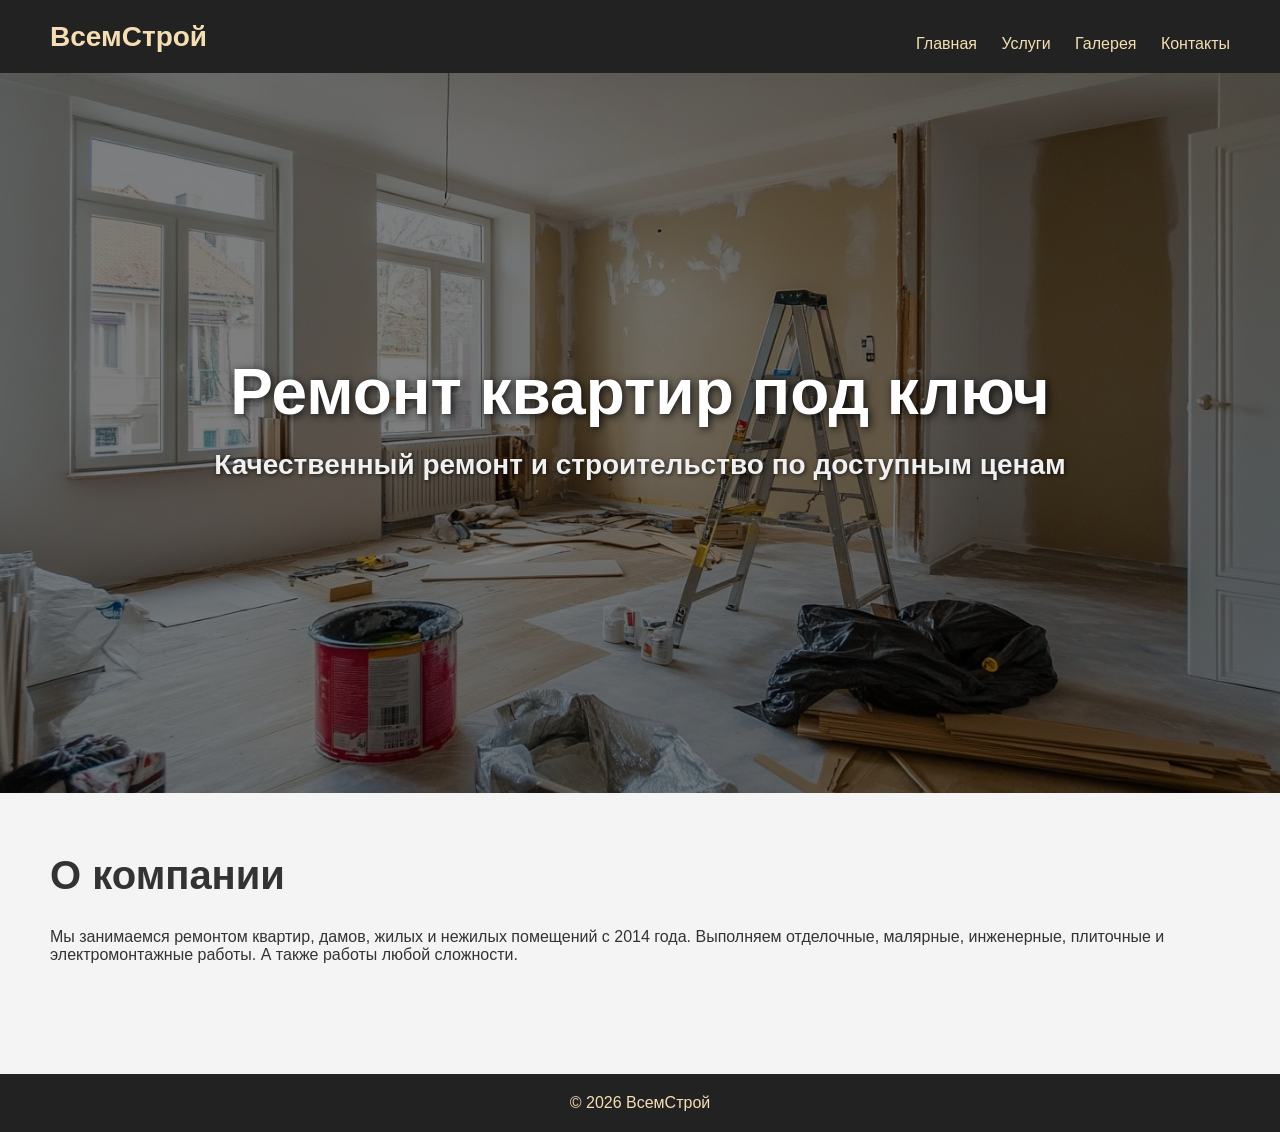
<file: index.html>
<!DOCTYPE html>
<html lang="ru">
<head>
    <meta charset="UTF-8">
    <meta name="viewport" content="width=device-width, initial-scale=1.0">
    <title>ВсемСтрой</title>
    <link rel="stylesheet" href="style.css">
</head>
<body>

<header>
    <div class="logo">ВсемСтрой</div>

    <nav>
        <a href="index.html">Главная</a>
        <a href="services.html">Услуги</a>
        <a href="gallery.html">Галерея</a>
        <a href="contacts.html">Контакты</a>
    </nav>
</header>

<section class="hero">
    <h1>Ремонт квартир под ключ</h1>
    <p>Качественный ремонт и строительство по доступным ценам</p>
</section>

<section class="about">
    <h2>О компании</h2>
    <p>
        Мы занимаемся ремонтом квартир, дамов, жилых и нежилых помещений с 2014 года.
        Выполняем отделочные, малярные, инженерные, плиточные и электромонтажные работы.
        А также работы любой сложности. 
    </p>
</section>

<footer>
    <p>© 2026 ВсемСтрой  </p>
</footer>

</body>
</html>
</file>
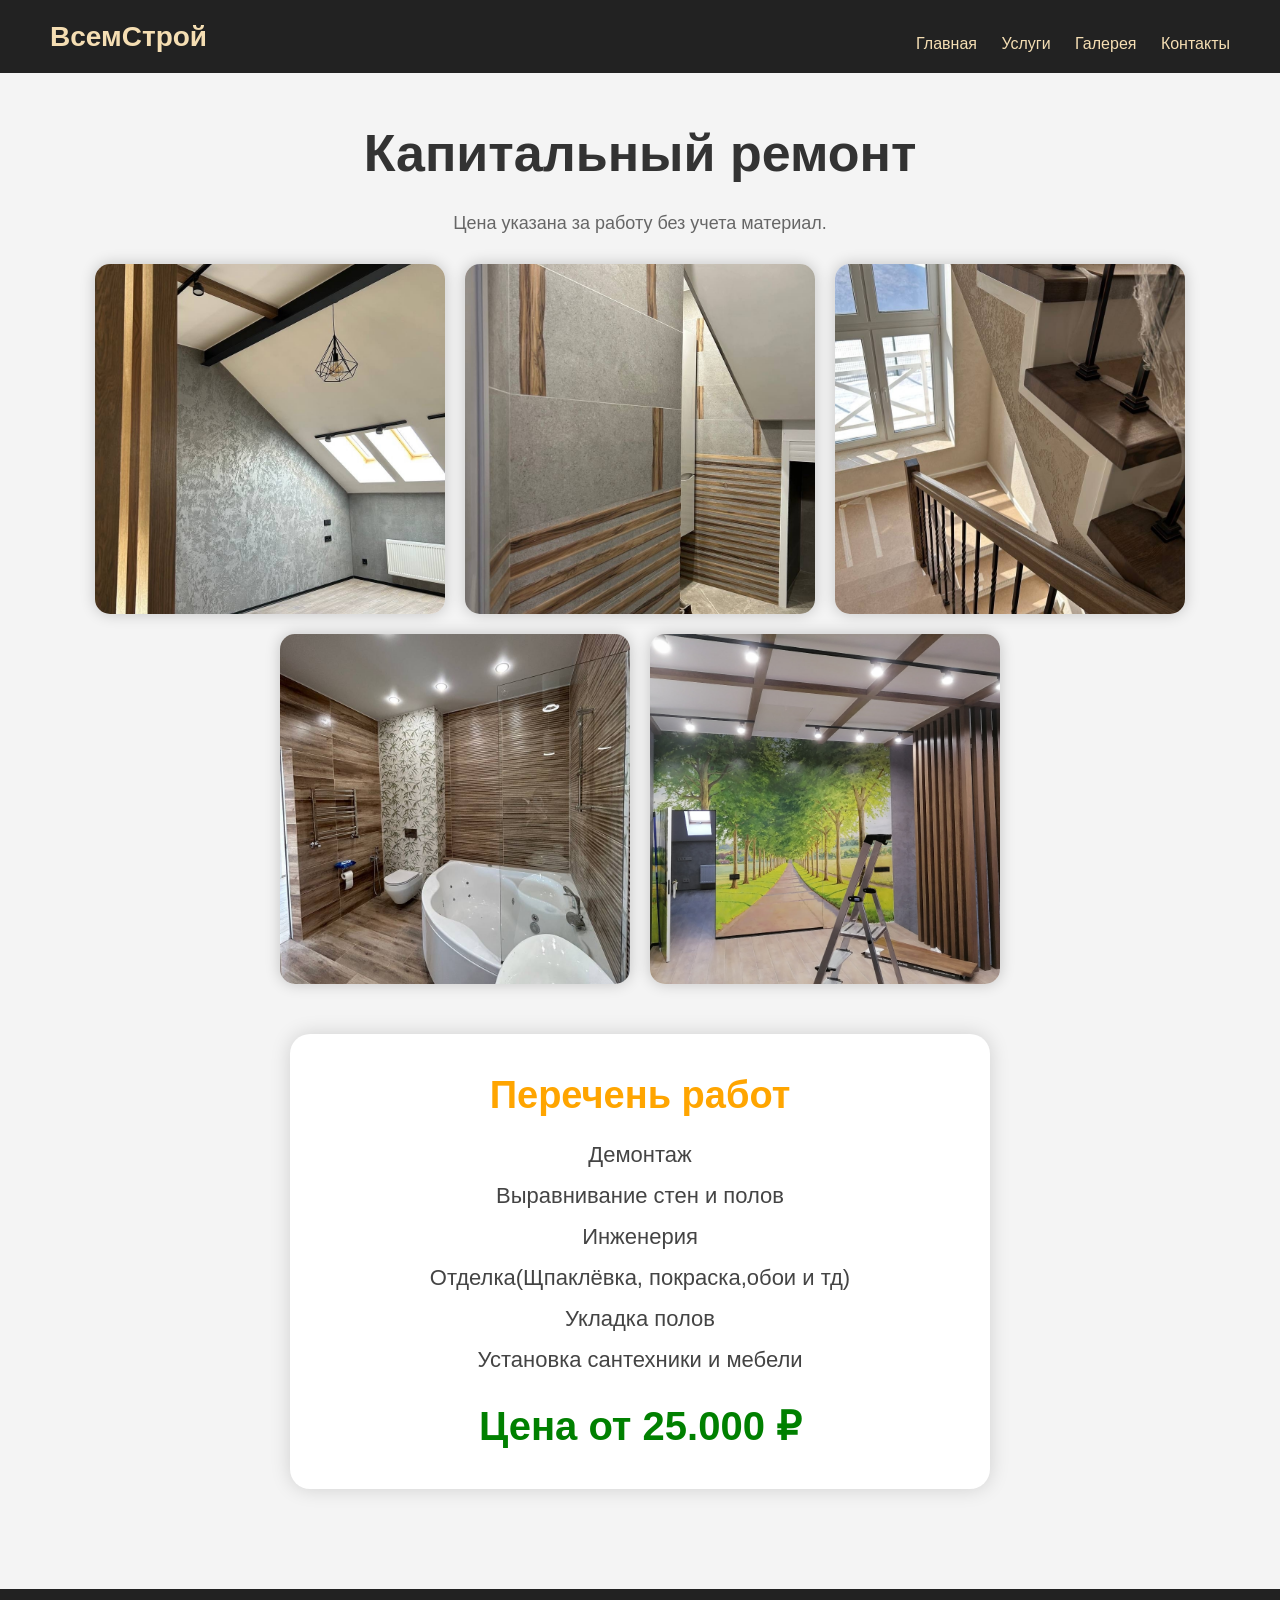
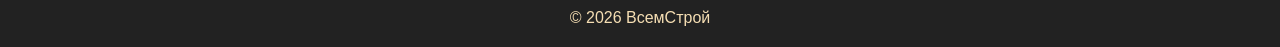
<file: capital.html>
<!DOCTYPE html>
<html lang="ru">
<head>
    <meta charset="UTF-8">
    <meta name="viewport" content="width=device-width, initial-scale=1.0">
    <title>Капитальный ремонт</title>
    <link rel="stylesheet" href="style.css">
</head>
<body>

<header>
    <div class="logo">ВсемСтрой</div>

    <nav>
        <a href="index.html">Главная</a>
        <a href="services.html">Услуги</a>
        <a href="gallery.html">Галерея</a>
        <a href="contacts.html">Контакты</a>
    </nav>
</header>

<section class="service-page">

    <h1>Капитальный ремонт</h1>
    <p class="service-subtitle">Цена указана за работу без учета материал.</p>


    <div class="gallery-row">

    <img src="k1.jpg" alt="Ремонт" class="small-photo">
    <img src="k2.jpg" alt="Ремонт" class="small-photo">
    <img src="k3.jpg" alt="Ремонт" class="small-photo">
    <img src="k4.jpg" alt="Ремонт" class="small-photo">
    <img src="k5.jpg" alt="Ремонт" class="small-photo">   
 </div>

    <div class="info-box">

        <h2>Перечень работ</h2>

        <ul>
            <li>Демонтаж</li>
            <li>Выравнивание стен и полов</li>
            <li>Инженерия</li>
            <li>Отделка(Щпаклёвка, покраска,обои и тд)</li>
            <li>Укладка полов</li>
            <li>Установка сантехники и мебели</li>
        </ul>

        <div class="price">
            Цена от 25.000 ₽
        </div>
    </div>

</section>
<footer>
    <p>© 2026 ВсемСтрой</p>
</footer>


</body>
</html>
</file>
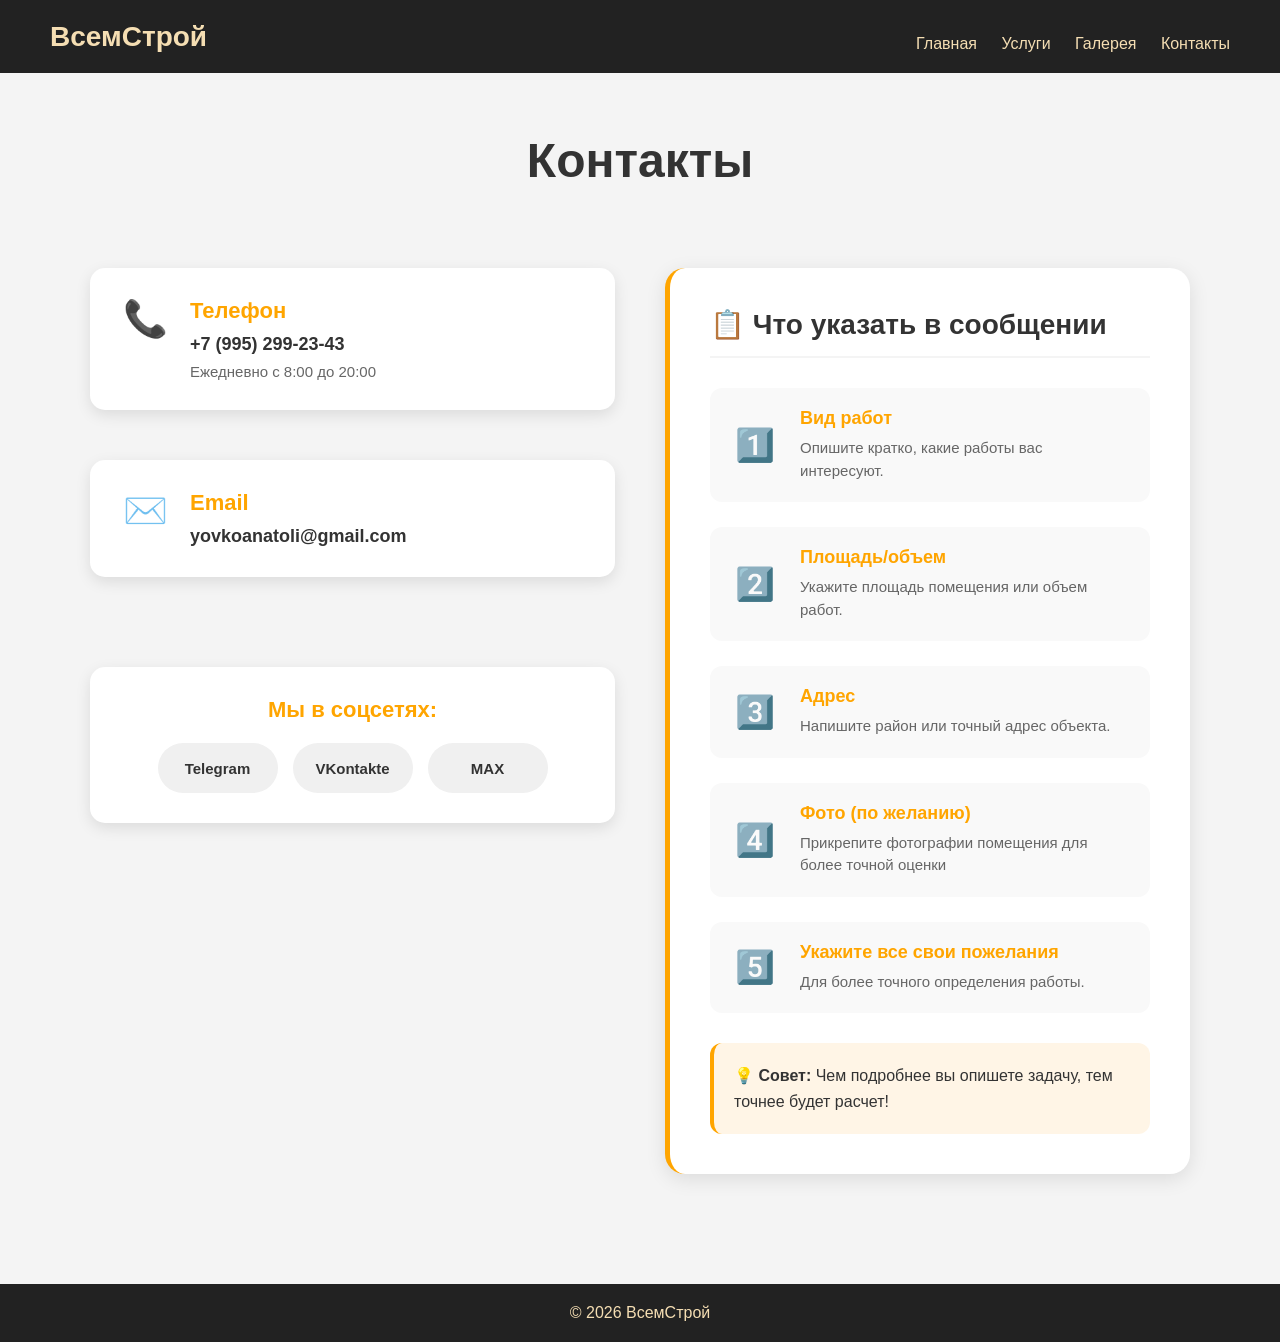
<file: contacts.html>
<!DOCTYPE html>
<html lang="ru">
<head>
    <meta charset="UTF-8">
    <meta name="viewport" content="width=device-width, initial-scale=1.0">
    <title>Контакты</title>
    <link rel="stylesheet" href="style.css">
</head>
<body>

<header>
    <div class="logo">ВсемСтрой</div>
    <nav>
        <a href="index.html">Главная</a>
        <a href="services.html">Услуги</a>
        <a href="gallery.html">Галерея</a>
        <a href="contacts.html">Контакты</a>
    </nav>
</header>

<div class="contacts-container">
    
    <h1>Контакты</h1>

    <!-- ЛЕВАЯ КОЛОНКА: Контакты -->
    <div class="contacts-left">
        
        <div class="contact-card">
            <div class="icon">📞</div>
            <div>
                <h3>Телефон</h3>
                <a href="tel:+79952992343">+7 (995) 299-23-43</a>
                <p>Ежедневно с 8:00 до 20:00</p>
            </div>
        </div>

        <div class="contact-card">
            <div class="icon">✉️</div>
            <div>
                <h3>Email</h3>
                <a href="mailto:yovkoanatoli@gmail.com">yovkoanatoli@gmail.com</a>
            </div>
        </div>

        <div class="social-links">
            <h3>Мы в соцсетях:</h3>
            <div class="social-icons">
                <a href="https://t.me/tolstroi" class="social-icon telegram">Telegram</a>
                <a href="https://vk.ru/id1024220720" class="social-icon vk">VKontakte</a>
                <a href="https://max.ru/u/f9LHodD0cOJjE4rZYJu6WSeL2hcADJIG_tL0Qpg7NjC198Hf7K0fozWUStE" class="social-icon max">МАХ</a>
            </div>
        </div>

    </div>
    
    <div class="contacts-right">
        <div class="instruction-box">
            <h2>📋 Что указать в сообщении</h2>
            
            <div class="instruction-item">
                <div class="instruction-icon">1️⃣</div>
                <div>
                    <h4>Вид работ</h4>
                    <p>Опишите кратко, какие работы вас интересуют.</p>
                </div>
            </div>

            <div class="instruction-item">
                <div class="instruction-icon">2️⃣</div>
                <div>
                    <h4>Площадь/объем</h4>
                    <p>Укажите площадь помещения или объем работ.</p>
                </div>
            </div>

            <div class="instruction-item">
                <div class="instruction-icon">3️⃣</div>
                <div>
                    <h4>Адрес</h4>
                    <p>Напишите район или точный адрес объекта.</p>
                </div>
            </div>

            <div class="instruction-item">
                <div class="instruction-icon">4️⃣</div>
                <div>
                    <h4>Фото (по желанию)</h4>
                    <p>Прикрепите фотографии помещения для более точной оценки</p>
                </div>
            </div>

            <div class="instruction-item">
                <div class="instruction-icon">5️⃣</div>
                <div>
                    <h4>Укажите все свои пожелания</h4>
                    <p>Для более точного определения работы.</p>
                </div>
            </div>

            <div class="instruction-note">
                <strong>💡 Совет:</strong> Чем подробнее вы опишете задачу, тем точнее будет расчет!
            </div>
        </div>
    </div>

</div>

<footer>
    <p>© 2026 ВсемСтрой</p>
</footer>

</body>
</html>
</file>
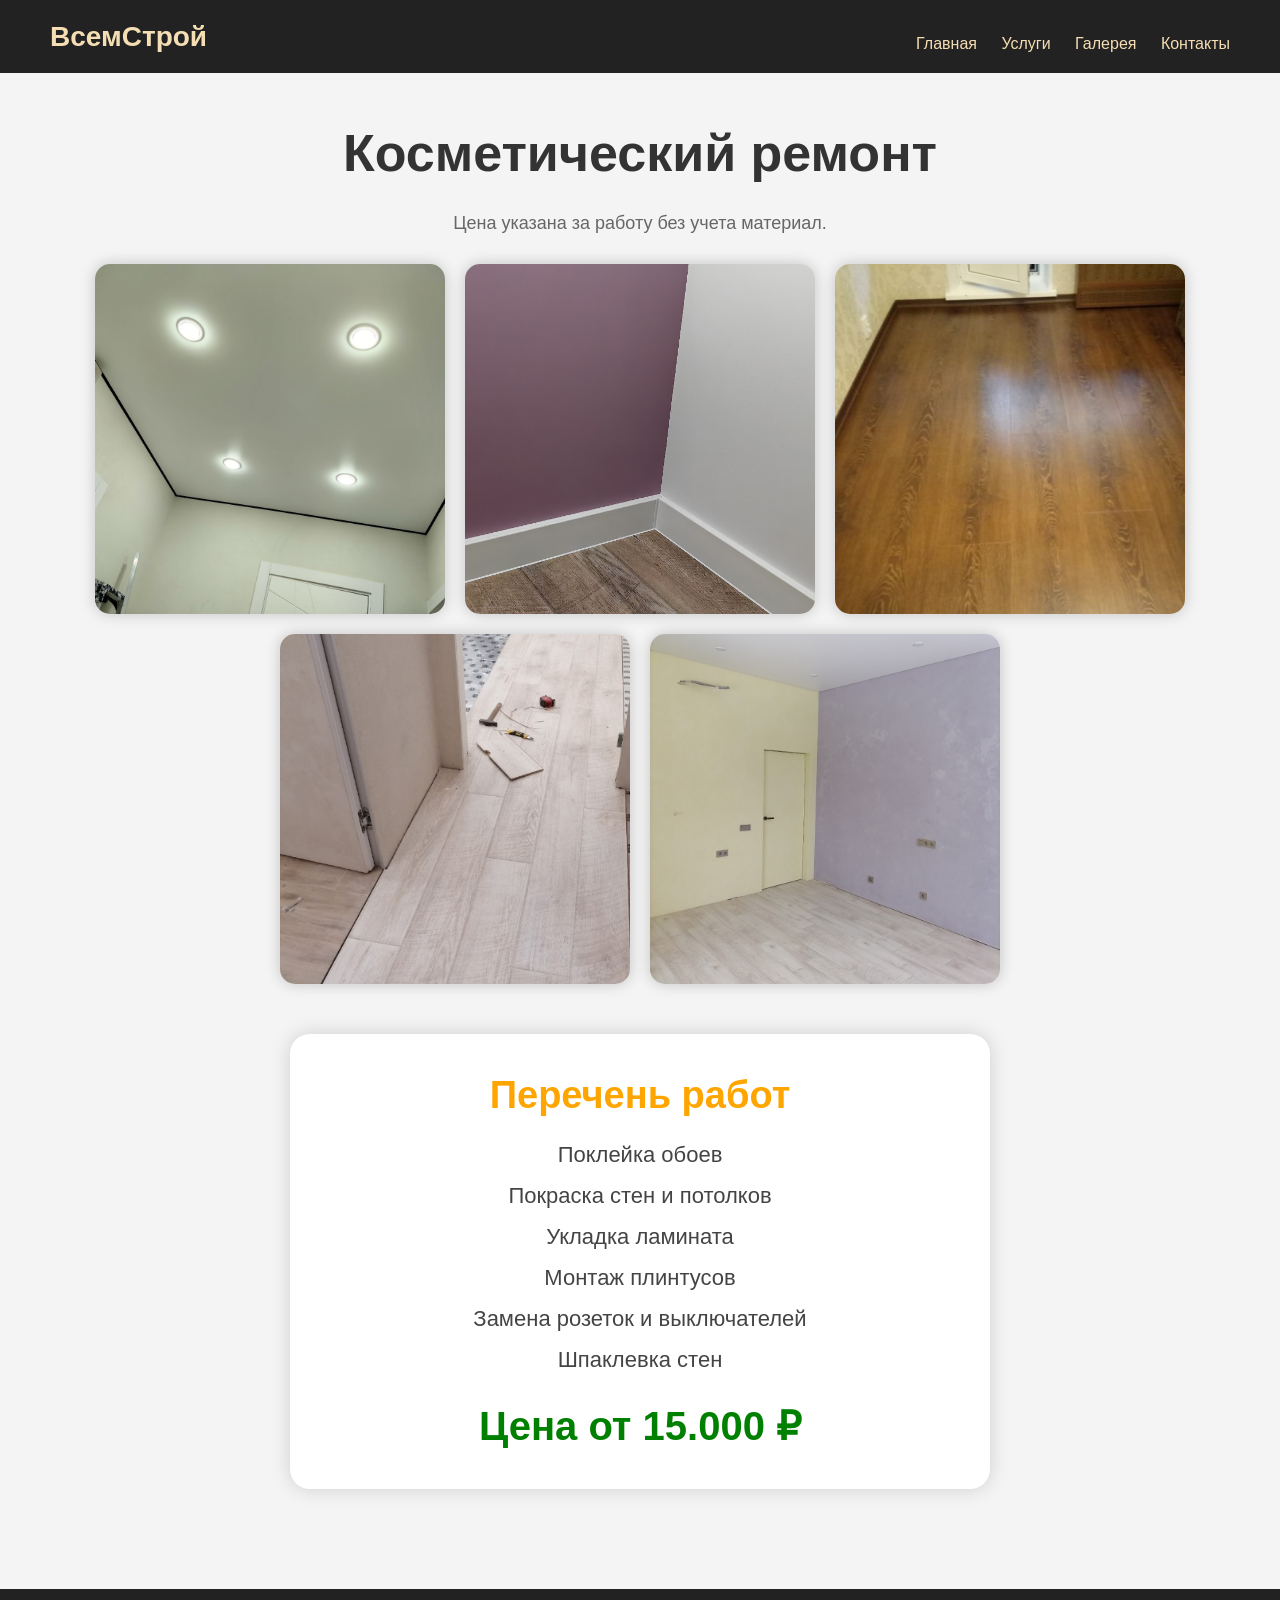
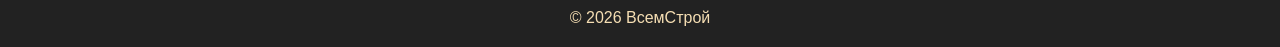
<file: cosmetic.html>
<!DOCTYPE html>
<html lang="ru">
<head>
    <meta charset="UTF-8">
    <meta name="viewport" content="width=device-width, initial-scale=1.0">
    <title>Натяжные потолки любой сложности </title>

    <link rel="stylesheet" href="style.css">
</head>
<body>

<header>
    <div class="logo">ВсемСтрой</div>

    <nav>
        <a href="index.html">Главная</a>
        <a href="services.html">Услуги</a>
        <a href="gallery.html">Галерея</a>
        <a href="contacts.html">Контакты</a>
    </nav>
</header>

<section class="service-page">

    <h1>Косметический ремонт</h1>
    <p class="service-subtitle">Цена указана за работу без учета материал.</p>
    <div class="gallery-row">

    <img src="potoloc.jpg" alt="Ремонт" class="small-photo">
    <img src="c2.jpg" alt="Ремонт" class="small-photo">
    <img src="c3.png" alt="Ремонт" class="small-photo">
    <img src="laminat.png" alt="Ремонт" class="small-photo">
    <img src="oboi.jpg" alt="Ремонт" class="small-photo">   
 </div>


    <div class="info-box">

        <h2>Перечень работ</h2>

        <ul>
            <li>Поклейка обоев</li>
            <li>Покраска стен и потолков</li>
            <li>Укладка ламината</li>
            <li>Монтаж плинтусов</li>
            <li>Замена розеток и выключателей</li>
            <li>Шпаклевка стен</li>
        </ul>

        <div class="price">
            Цена от 15.000 ₽
        </div>
    </div>
</section>
<footer>
    <p>© 2026 ВсемСтрой</p>
</footer>


</body>
</html>
</file>
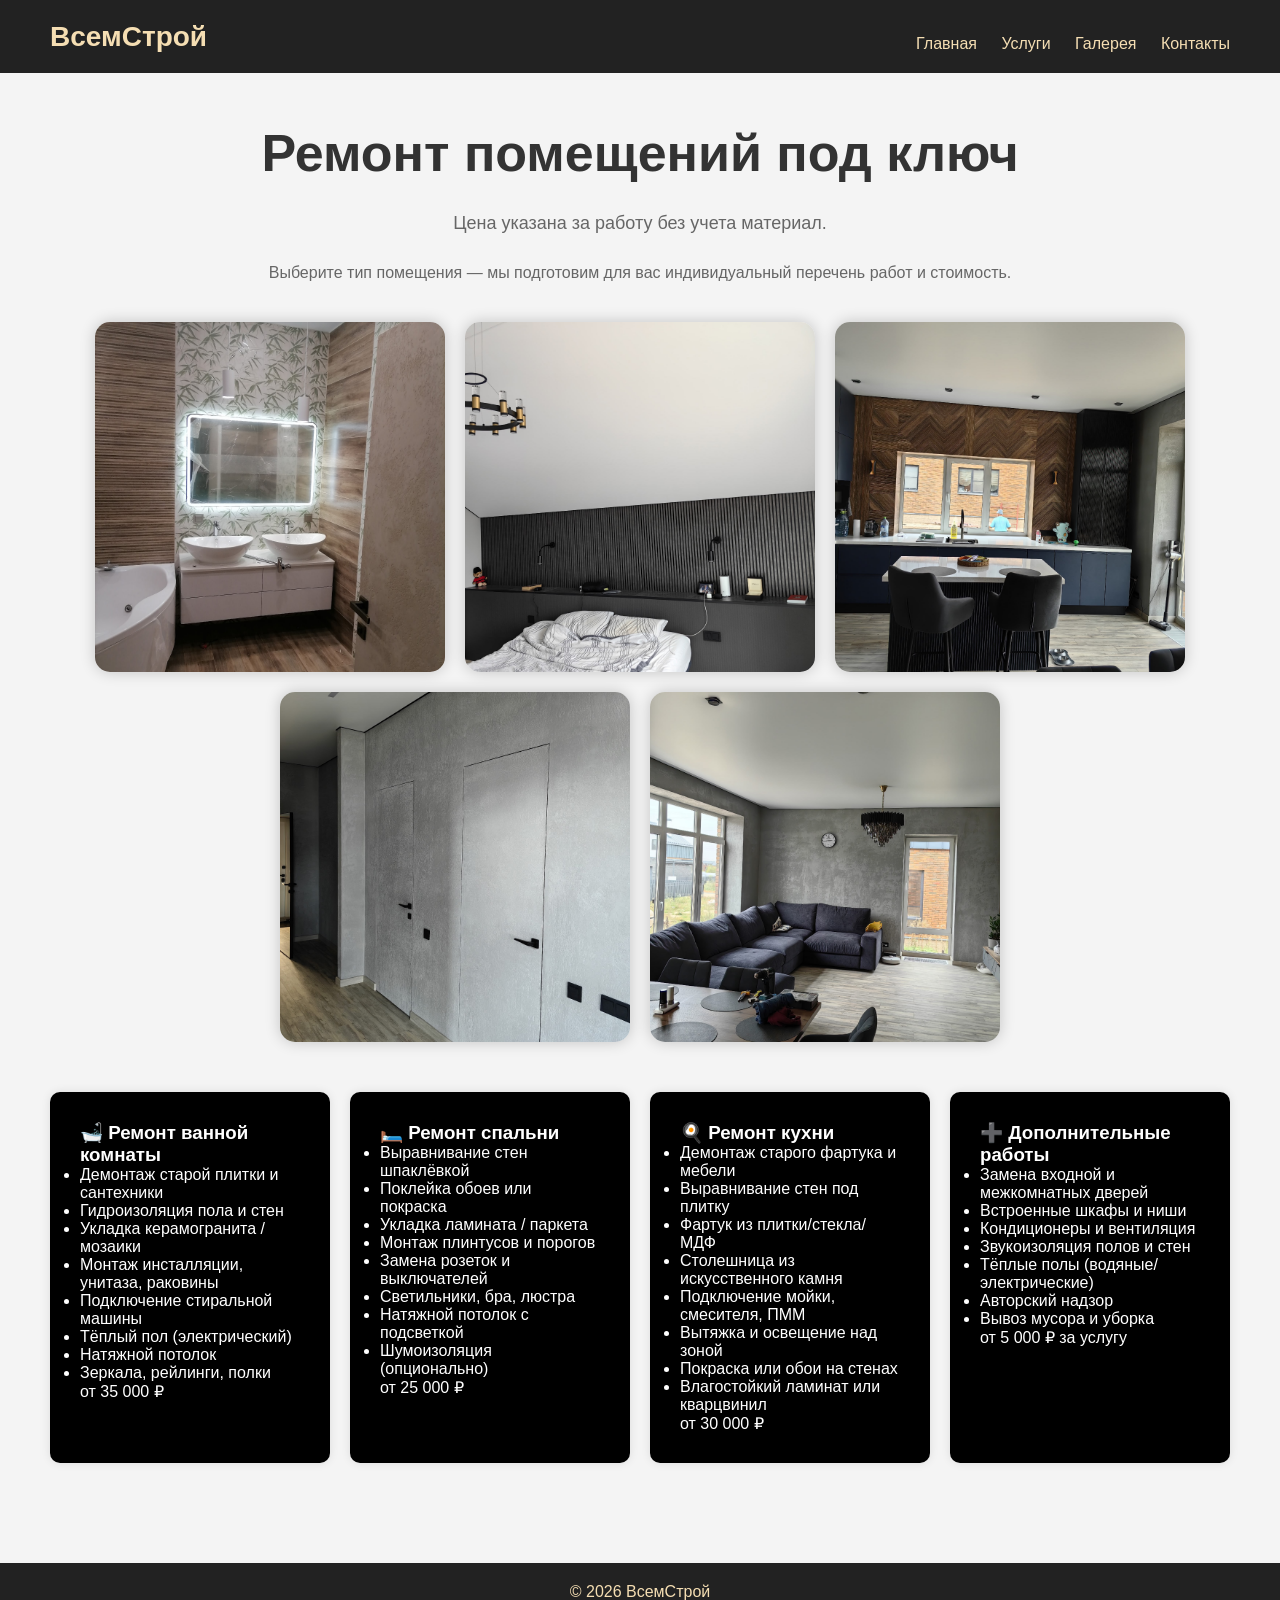
<file: dop.html>
<!DOCTYPE html>
<html lang="ru">
<head>
    <meta charset="UTF-8">
    <meta name="viewport" content="width=device-width, initial-scale=1.0">
    <title>Ремонт помещений — СтройДом</title>
    <link rel="stylesheet" href="style.css">
</head>
<body>

<header>
    <div class="logo">ВсемСтрой</div>
    <nav>
        <a href="index.html">Главная</a>
        <a href="services.html">Услуги</a>
        <a href="gallery.html">Галерея</a>
        <a href="contacts.html">Контакты</a>
    </nav>
</header>

<section class="service-page">

    <h1>Ремонт помещений под ключ</h1>
    <p class="service-subtitle">Цена указана за работу без учета материал.</p>
    <p style="text-align:center; color:#666; margin-bottom: 40px;">
        Выберите тип помещения — мы подготовим для вас индивидуальный перечень работ и стоимость.
    </p>

    <!-- ГАЛЕРЕЯ ОБЩИХ ФОТО -->
    <div class="gallery-row">
        <img src="O1.jpg" alt="Ремонт ванной" class="small-photo">
        <img src="spal.jpg" alt="Ремонт спальни" class="small-photo">
        <img src="kyx.jpg" alt="Ремонт кухни" class="small-photo">
        <img src="dopo.jpg" alt="Дополнительные работы" class="small-photo">
        <img src="final.jpg" alt="Финишная отделка" class="small-photo">
    </div>

    <!-- БЛОКИ С УСЛУГАМИ ПО ПОМЕЩЕНИЯМ -->
    <div class="cards">

        <!-- ВАННАЯ -->
        <div class="card room-card">
            <h3>🛁 Ремонт ванной комнаты</h3>
            <ul>
                <li>Демонтаж старой плитки и сантехники</li>
                <li>Гидроизоляция пола и стен</li>
                <li>Укладка керамогранита / мозаики</li>
                <li>Монтаж инсталляции, унитаза, раковины</li>
                <li>Подключение стиральной машины</li>
                <li>Тёплый пол (электрический)</li>
                <li>Натяжной потолок</li>
                <li>Зеркала, рейлинги, полки</li>
            </ul>
            <div class="price-tag">от 35 000 ₽</div>
        </div>

        <!-- СПАЛЬНЯ -->
        <div class="card room-card">
            <h3>🛏️ Ремонт спальни</h3>
            <ul>
                <li>Выравнивание стен шпаклёвкой</li>
                <li>Поклейка обоев или покраска</li>
                <li>Укладка ламината / паркета</li>
                <li>Монтаж плинтусов и порогов</li>
                <li>Замена розеток и выключателей</li>
                <li>Светильники, бра, люстра</li>
                <li>Натяжной потолок с подсветкой</li>
                <li>Шумоизоляция (опционально)</li>
            </ul>
            <div class="price-tag">от 25 000 ₽</div>
        </div>

        <!-- КУХНЯ -->
        <div class="card room-card">
            <h3>🍳 Ремонт кухни</h3>
            <ul>
                <li>Демонтаж старого фартука и мебели</li>
                <li>Выравнивание стен под плитку</li>
                <li>Фартук из плитки/стекла/МДФ</li>
                <li>Столешница из искусственного камня</li>
                <li>Подключение мойки, смесителя, ПММ</li>
                <li>Вытяжка и освещение над зоной</li>
                <li>Покраска или обои на стенах</li>
                <li>Влагостойкий ламинат или кварцвинил</li>
            </ul>
            <div class="price-tag">от 30 000 ₽</div>
        </div>

        <!-- ДОПОЛНИТЕЛЬНЫЕ РАБОТЫ -->
        <div class="card room-card">
            <h3>➕ Дополнительные работы</h3>
            <ul>
                <li>Замена входной и межкомнатных дверей</li>
                <li>Встроенные шкафы и ниши</li>
                <li>Кондиционеры и вентиляция</li>
                <li>Звукоизоляция полов и стен</li>
                <li>Тёплые полы (водяные/электрические)</li>
                <li>Авторский надзор</li>
                <li>Вывоз мусора и уборка</li>
            </ul>
            <div class="price-tag">от 5 000 ₽ за услугу</div>
        </div>


</section>

<footer>
    <p>© 2026 ВсемСтрой</p>
</footer>
</file>
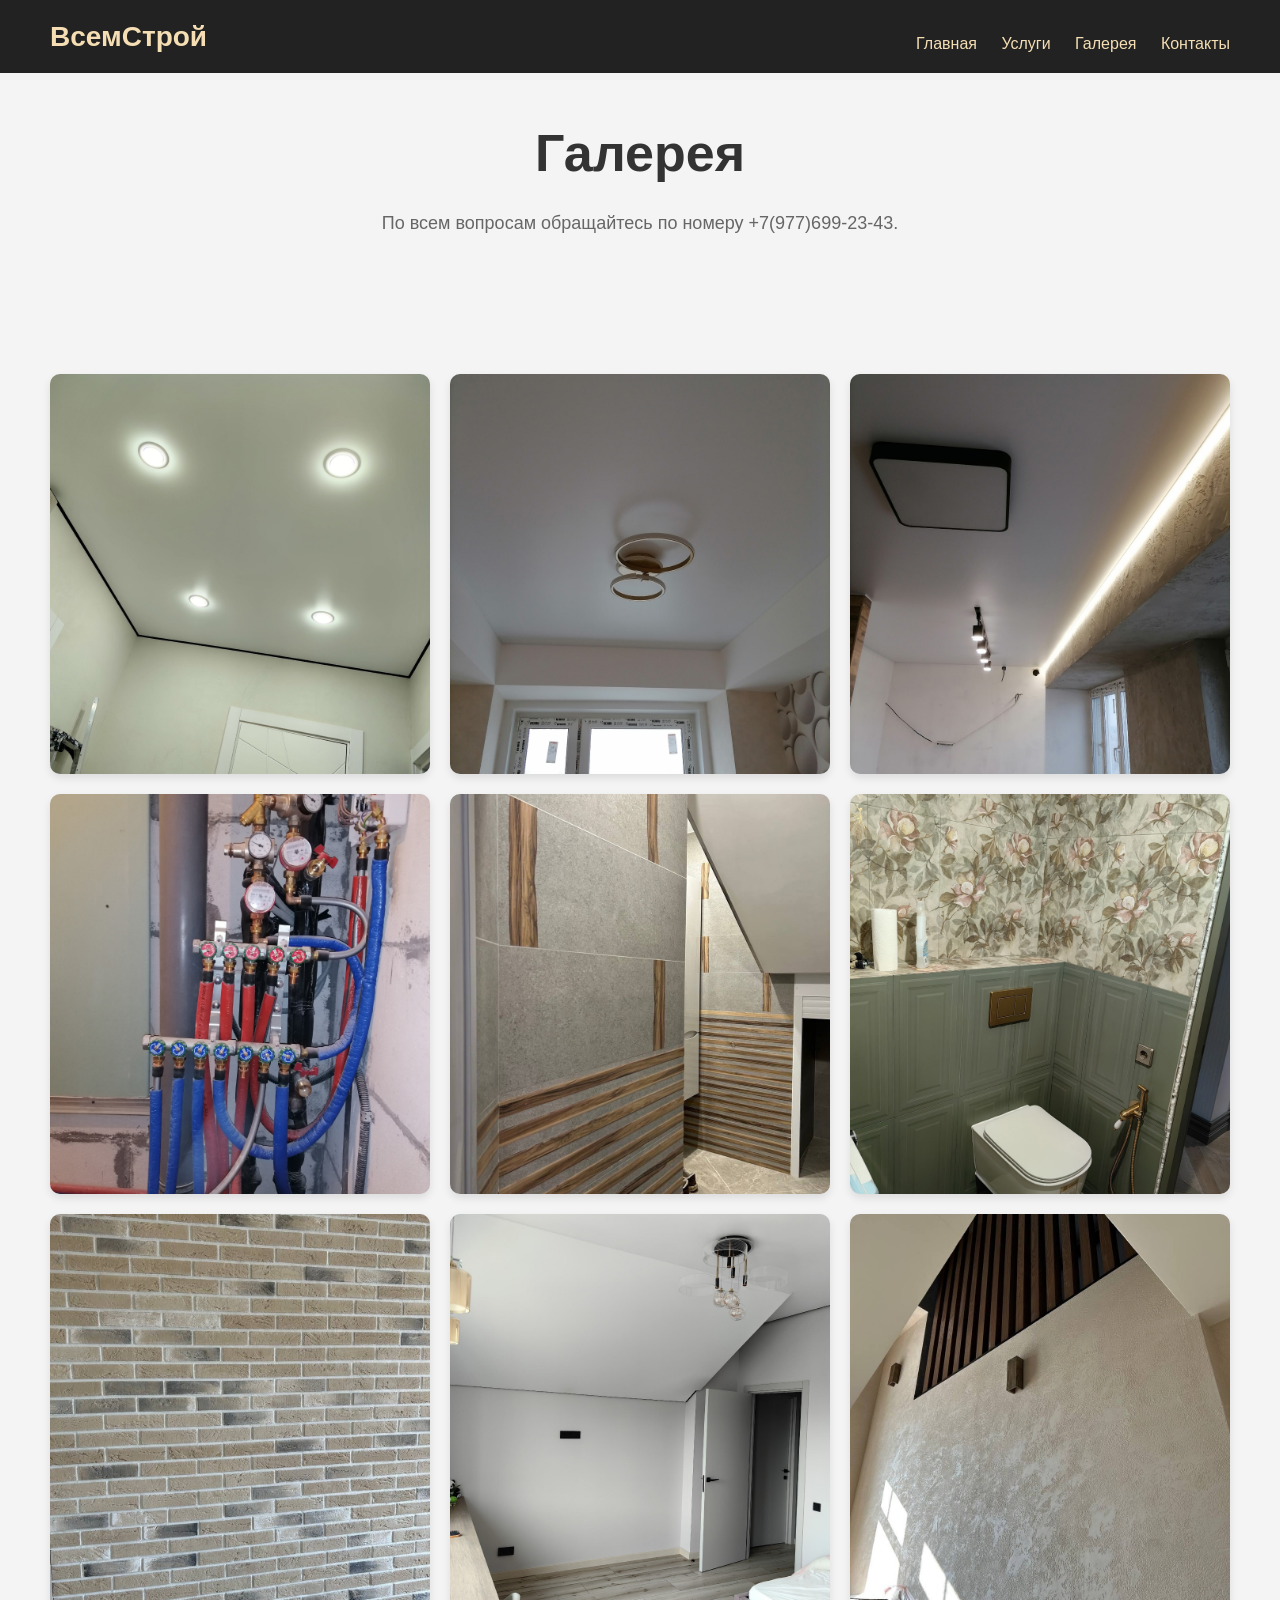
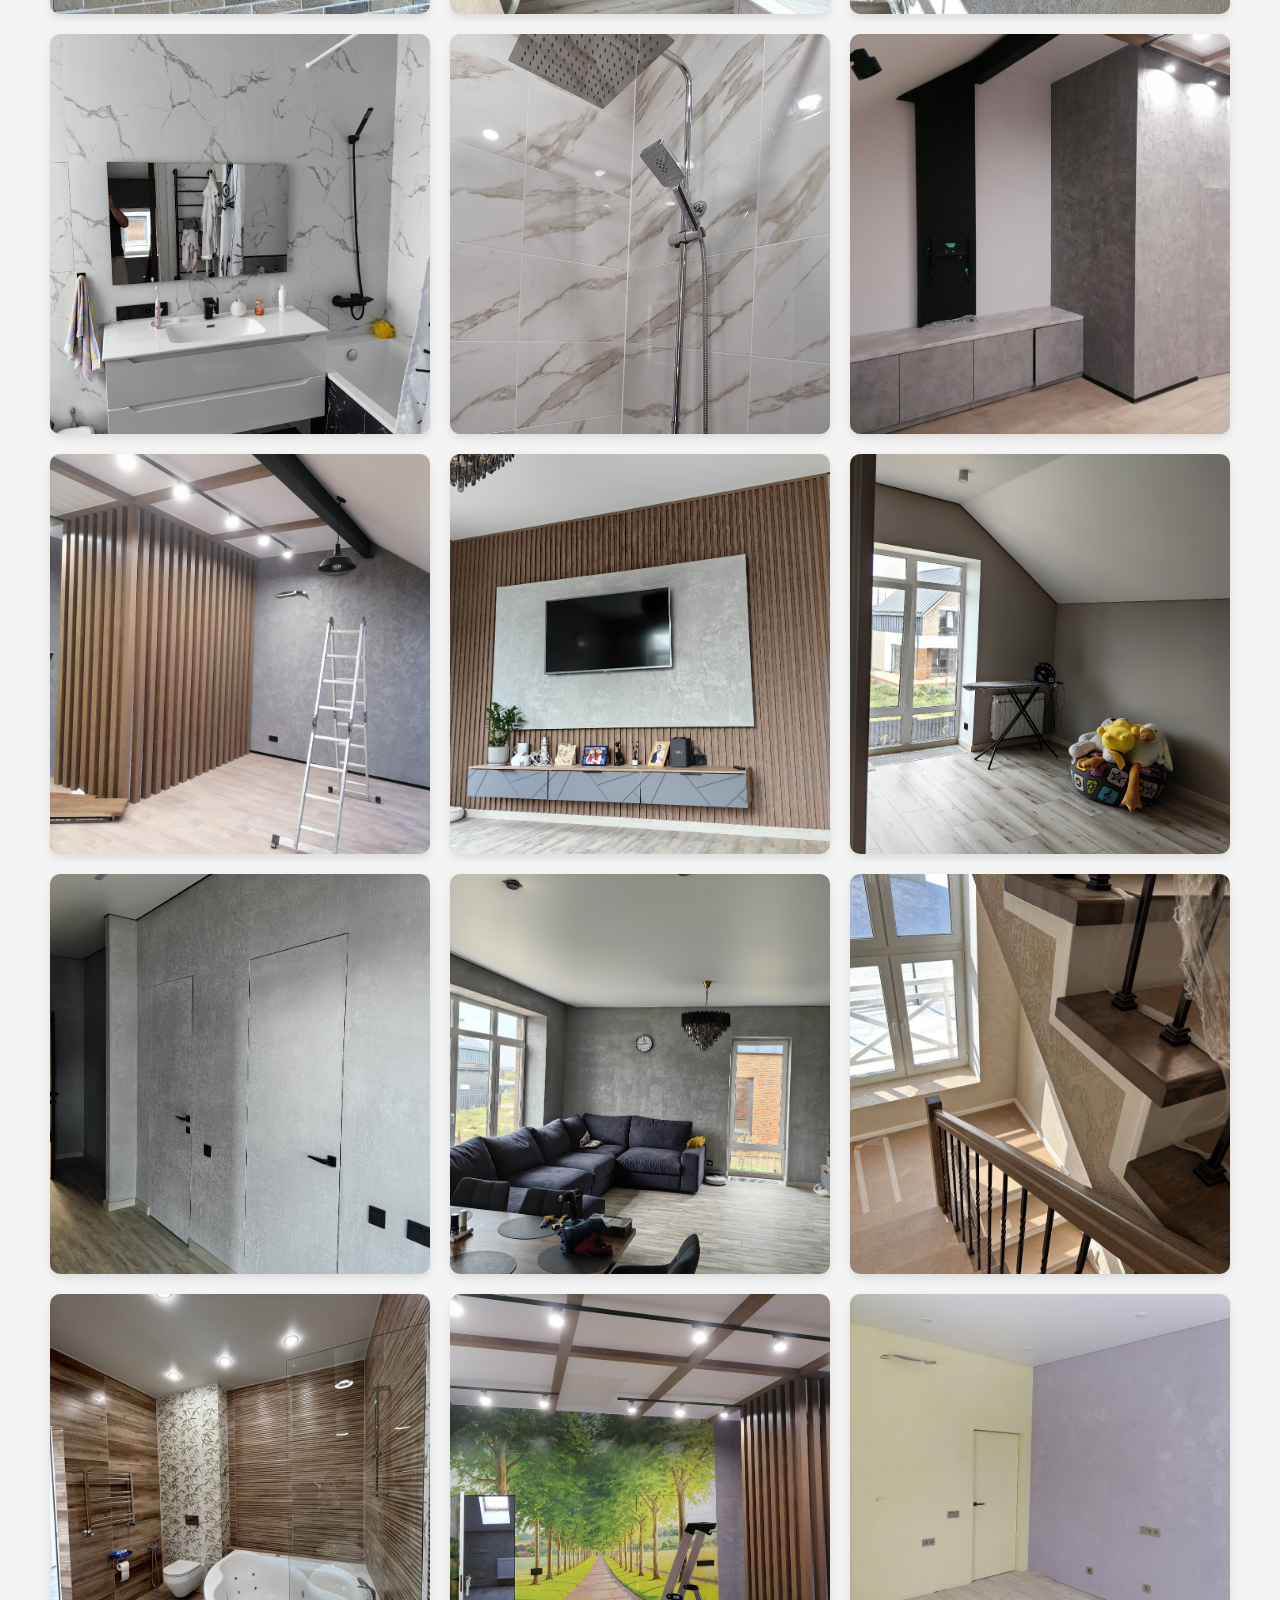
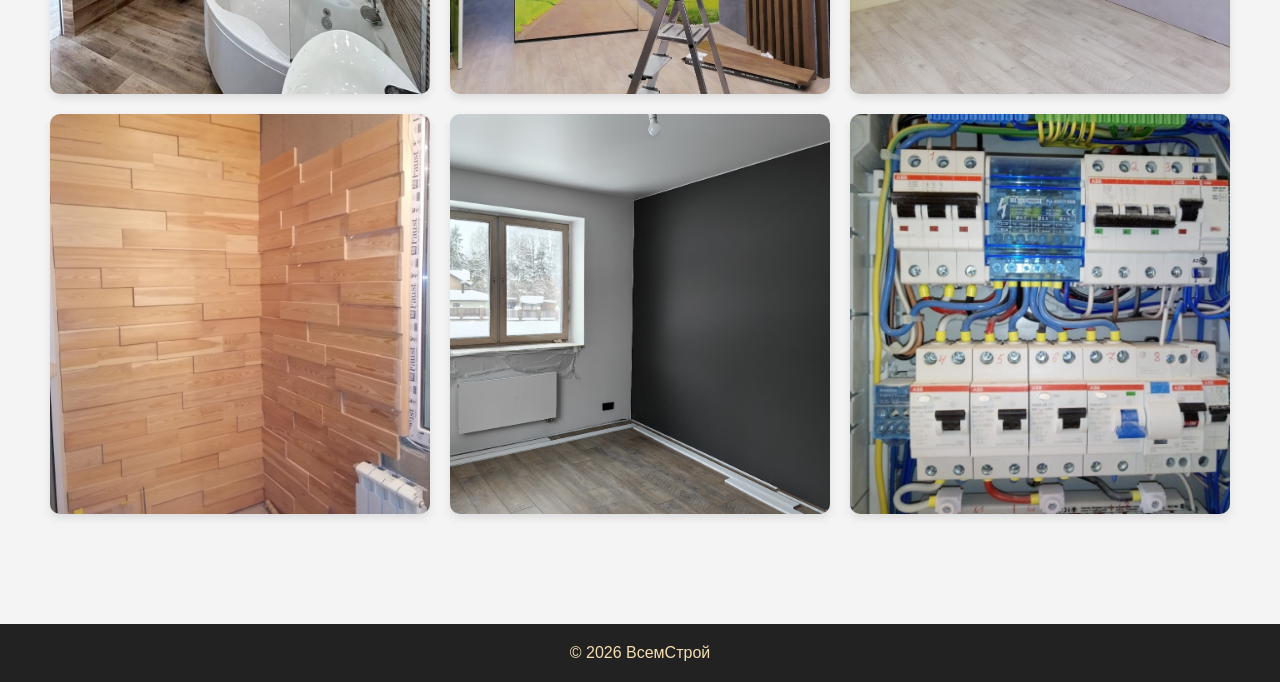
<file: gallery.html>
<!DOCTYPE html>
<html lang="ru">
<head>
    <meta charset="UTF-8">
    <meta name="viewport" content="width=device-width, initial-scale=1.0">
    <title>Галерея</title>
    <link rel="stylesheet" href="style.css">
</head>
<body>

<header>
    <div class="logo">ВсемСтрой</div>

    <nav>
        <a href="index.html">Главная</a>
        <a href="services.html">Услуги</a>
        <a href="gallery.html">Галерея</a>
        <a href="contacts.html">Контакты</a>
    </nav>
</header>
</section>
<section class="service-page">
    <h1>Галерея</h1>
<p class="service-subtitle">По всем вопросам обращайтесь по номеру +7(977)699-23-43.</p>
</section>

<section class="gallery">
<div class="gallery-grid">
<img src="potoloc.jpg" alt="Ремонт" class="small-photo img-position img-left">
<img src="галерея1.jpg" alt="Ремонт" class="small-photo img-position img-center">
<img src="галерея2.jpg" alt="Ремонт" class="small-photo img-position img-right">
<img src="г6.jpg" alt="Ремонт" class="small-photo img-position img-left">
<img src="галерея11.jpg" alt="Ремонт" class="small-photo img-position img-center">
<img src="г1.jpg" alt="Ремонт" class="small-photo img-position img-right">
<img src="галерея10.jpg" alt="Ремонт" class="small-photo img-position img-left">
<img src="г2.jpg" alt="Ремонт" class="small-photo img-position img-center">
<img src="галерея12.jpg" alt="Ремонт" class="small-photo img-position img-right">
<img src="галерея8.jpg" alt="Ремонт" class="small-photo img-position img-left">
<img src="галерея3.jpg" alt="Ремонт" class="small-photo img-position img-center">
<img src="галерея4.jpg" alt="Ремонт" class="small-photo img-position img-right">
<img src="галерея5.jpg" alt="Ремонт" class="small-photo img-position img-left">
<img src="галерея6.jpg" alt="Ремонт" class="small-photo img-position img-center">
<img src="галерея9.jpg" alt="Ремонт" class="small-photo img-position img-right">
<img src="dopo.jpg" alt="Ремонт" class="small-photo img-position img-left">
<img src="final.jpg" alt="Ремонт" class="small-photo img-position img-center">
<img src="k3.jpg" alt="Ремонт" class="small-photo img-position img-right">
<img src="k4.jpg" alt="Ремонт" class="small-photo img-position img-left">
<img src="k5.jpg" alt="Ремонт" class="small-photo img-position img-center">
<img src="oboi.jpg" alt="Ремонт" class="small-photo img-position img-right">
<img src="г3.jpg" alt="Ремонт" class="small-photo img-position img-left">
<img src="г4.jpg" alt="Ремонт" class="small-photo img-position img-center">
<img src="г5.jpg" alt="Ремонт" class="small-photo img-position img-right">
</div>
</section>

<footer>
    <p>© 2026 ВсемСтрой</p>
</footer>

</body>
</html>
</file>
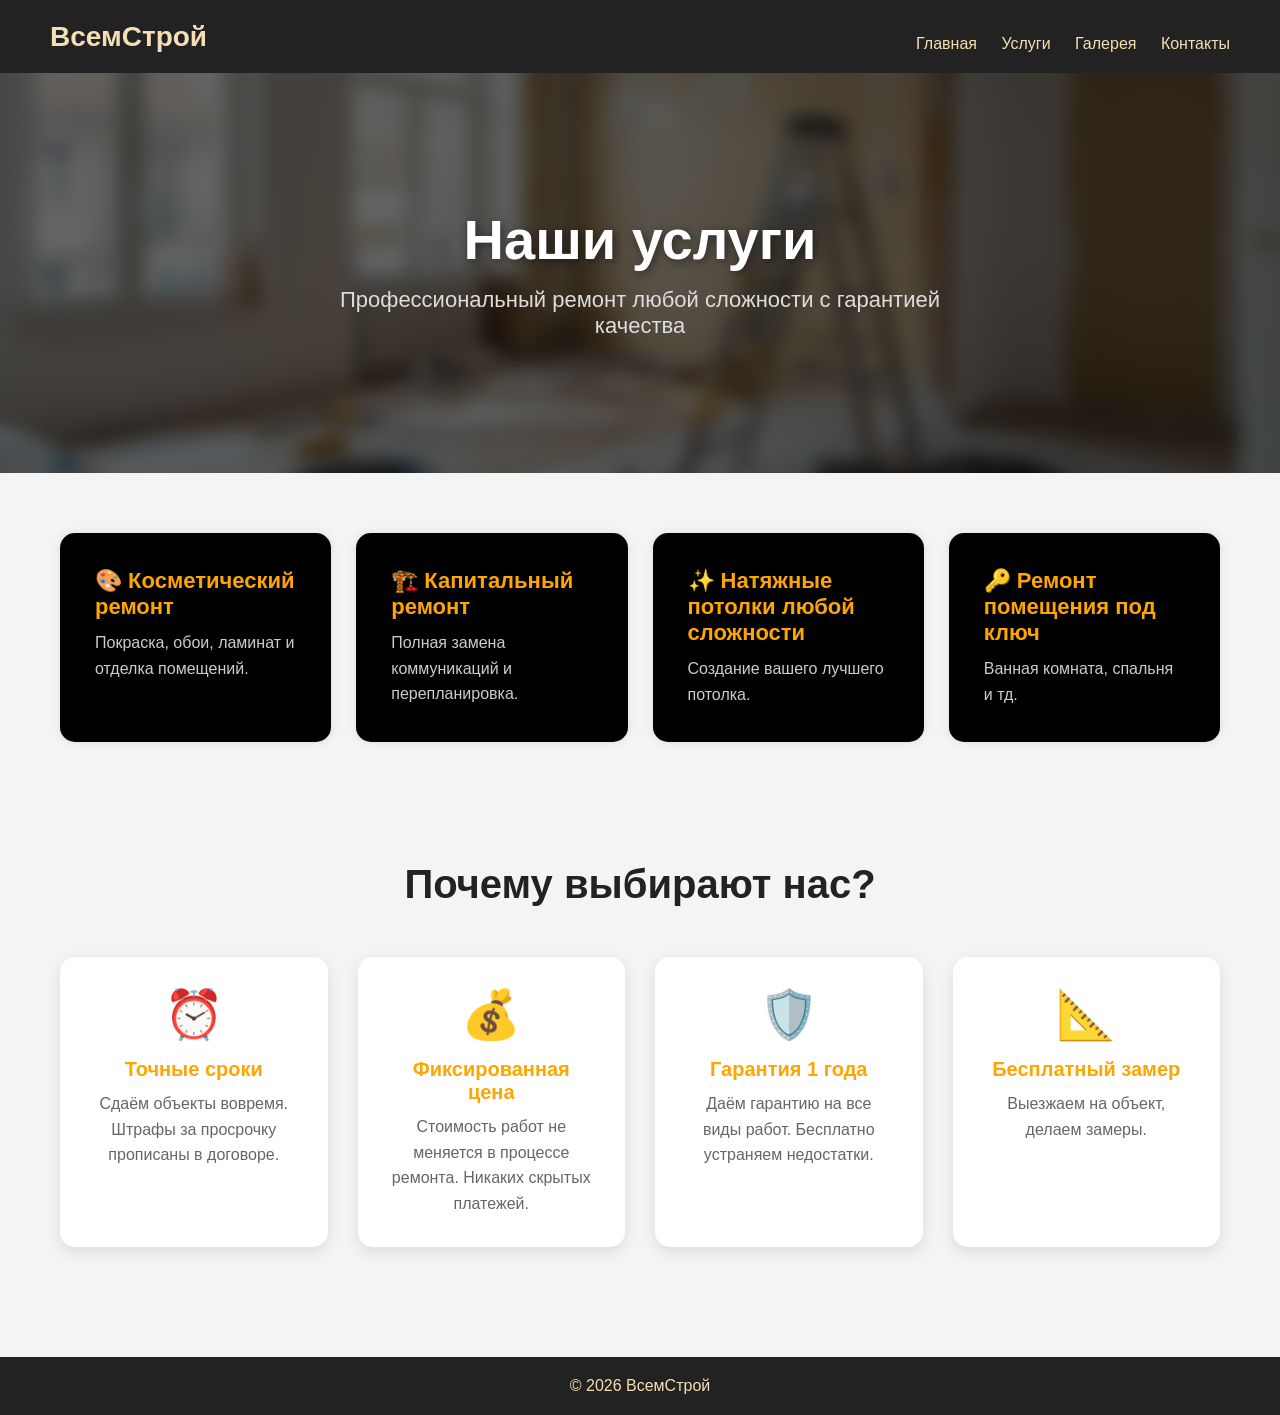
<file: services.html>
<!DOCTYPE html>
<html lang="ru">
<head>
    <meta charset="UTF-8">
    <meta name="viewport" content="width=device-width, initial-scale=1.0">
    <title>Услуги - ВсемСтрой</title>
    <link rel="stylesheet" href="style.css">
</head>
<body>

<header>
    <div class="logo">ВсемСтрой</div>
    <nav>
        <a href="index.html">Главная</a>
        <a href="services.html">Услуги</a>
        <a href="gallery.html">Галерея</a>
        <a href="contacts.html">Контакты</a>
    </nav>
</header>

<!-- HERO СЕКЦИЯ С РАЗМЫТЫМ ФОНОМ -->
<section class="services-hero">
    <h1>Наши услуги</h1>
    <p>Профессиональный ремонт любой сложности с гарантией качества</p>
</section>

<!-- КАРТОЧКИ УСЛУГ -->
<section class="services-grid">
    
    <a href="cosmetic.html" class="service-card">
        <h3>🎨 Косметический ремонт</h3>
        <p>Покраска, обои, ламинат и отделка помещений.</p>
    </a>

    <a href="capital.html" class="service-card">
        <h3>🏗️ Капитальный ремонт</h3>
        <p>Полная замена коммуникаций и перепланировка.</p>
        </a>

    <a href="design.html" class="service-card">
        <h3>✨ Натяжные потолки любой сложности</h3>
        <p>Создание вашего лучшего потолка.</p>
    </a>

    <a href="dop.html" class="service-card">
        <h3>🔑 Ремонт помещения под ключ</h3>
        <p>Ванная комната, спальня и тд.</p>
        </a>

</section>

<!-- ПРЕИМУЩЕСТВА -->
<section class="advantages">
    <h2>Почему выбирают нас?</h2>
    <div class="advantages-grid">
        
        <div class="advantage-card">
            <div class="advantage-icon">⏰</div>
            <h3>Точные сроки</h3>
            <p>Сдаём объекты вовремя. Штрафы за просрочку прописаны в договоре.</p>
        </div>

        <div class="advantage-card">
            <div class="advantage-icon">💰</div>
            <h3>Фиксированная цена</h3>
            <p>Стоимость работ не меняется в процессе ремонта. Никаких скрытых платежей.</p>
        </div>

        <div class="advantage-card">
            <div class="advantage-icon">🛡️</div>
            <h3>Гарантия 1 года</h3>
            <p>Даём гарантию на все виды работ. Бесплатно устраняем недостатки.</p>
        </div>

        <div class="advantage-card">
            <div class="advantage-icon">📐</div>
            <h3>Бесплатный замер</h3>
            <p>Выезжаем на объект, делаем замеры.</p>
        </div>

    </div>
</section>


<footer>
    <p>© 2026 ВсемСтрой</p>
</footer>

</body>
</html>
</file>
<file: style.css>
* {
    margin: 0;
    padding: 0;
    box-sizing: border-box;
}

body {
    font-family: Arial, sans-serif;
    background: #f4f4f4;
    color: #333;
}

header {
    background: #222;
    color: wheat;
    display: flex;
    justify-content: space-between;
    padding: 20px 50px;
    align-items: center;
}

.logo {
    font-size: 28px;
    font-weight: bold;
}

nav a {
    color: wheat;
    margin-left: 20px;
    text-decoration: none;
    transition: 0.3s;
}

nav a:hover {
    color: orange;
}

.hero {
    height: 80vh;
    background: url('diploma.png') center/cover;
    display: flex;
    flex-direction: column;
    justify-content: center;
    align-items: center;
    color: black;
    text-align: center;
}

.hero h1 {
    font-size: 56px;
    margin-bottom: 20px;
}

.hero p {
    font-size: 24px;
    margin-bottom: 30px;
}

button {
    padding: 15px 30px;
    border: none;
    background: orange;
    color: white;
    font-size: 18px;
    cursor: pointer;
    border-radius: 5px;
}

button:hover {
    background: darkorange;
}

.about,
.services,
.gallery,
.contacts {
    padding: 60px 50px;
}

.about h2,
.services h1,
.gallery h1,
.contacts h1 {
    margin-bottom: 30px;
    font-size: 40px;
}

.cards {
    display: flex;
    gap: 20px;
    flex-wrap: wrap;
}

.card {
    background: black;
    color:wheat;
    padding: 30px;
    flex: 1;
    min-width: 250px;
    border-radius: 10px;
    box-shadow: 0 0 10px rgba(0,0,0,0.1);
}

.gallery-grid {
    display: grid;
    grid-template-columns: repeat(auto-fit, minmax(300px, 1fr));
    gap: 20px;
}


.gallery-grid img {
    width: 100%;
    border-radius: 10px;
    background: white;
    transition: all 0.3s ease; 
}.gallery-grid img:hover {
    transform: translateY(-10px);
    box-shadow: 
        0 0 20px rgba(255, 165, 0, 0.6),
        0 0 40px rgba(255, 165, 0, 0.4),
        0 0 60px rgba(255, 165, 0, 0.2);
}

form {
    display: flex;
    flex-direction: column;
    max-width: 800px;
}

input,
textarea {
    margin-bottom: 20px;
    padding: 15px;
    font-size: 16px;
}

footer {
    background: #222;
    color: wheat;
    text-align: center;
    padding: 20px;
    margin-top: 50px;
}
.card {
    text-decoration: none;
    color: white;
}


.card:hover {
    transform: translateY(-5px);
    transition: 0.3s;
    box-shadow: 0 0 20px orange;
}

.photo-row {
    display: flex;
    justify-content: space-between; 
    gap: 20px;                      
    margin-bottom: 30px;
}

/* Общие стили для всех маленьких фото  */
.small-photo {
    width: 800px;      
    height: 400px;      
    border-radius: 10px;
    object-fit: cover; 
    box-shadow: 0 4px 8px rgba(0,0,0,0.1); 
    transition: transform 0.3s ease; 
}

.small-photo:hover {
    transform: scale(1.05);
}
.service-subtitle {
    text-align: center;
    font-size: 18px;
    color: #666;
    margin: -10px 0 30px 0;
}
.service-page {
    padding: 50px;
}

.service-page h1 {
    text-align: center;
    font-size: 52px;
    margin-bottom: 40px;

    color: #333;
}

/* ФОТО */

.gallery-row {
    display: flex;
    justify-content: center;
    gap: 20px;

    flex-wrap: wrap;

    margin-bottom: 50px;
}

.gallery-row img {
    width: 350px;
    height: 350px;

    object-fit: cover;

    border-radius: 15px;

    transition: 0.3s;

    box-shadow: 0 0 15px rgba(0,0,0,0.2);
}

.gallery-row img:hover {
    transform: scale(1.05);

    box-shadow: 0 0 25px orange;
}

/* БЛОК С ТЕКСТОМ */

.info-box {
    max-width: 700px;

    margin: auto;

    background: white;

    padding: 40px;

    border-radius: 20px;

    box-shadow: 0 0 20px rgba(0,0,0,0.15);

    text-align: center;
}

.info-box h2 {
    font-size: 38px;

    margin-bottom: 25px;

    color: orange;
}

.info-box ul {
    list-style: none;
}

.info-box li {
    font-size: 22px;

    margin-bottom: 15px;

    color: #444;
}

.price {
    margin-top: 30px;

    font-size: 40px;

    color: green;

    font-weight: bold;
}

.info-box button {
    margin-top: 30px;

    padding: 15px 40px;

    background: orange;

    color: white;

    border: none;

    border-radius: 10px;

    font-size: 20px;

    cursor: pointer;

    transition: 0.3s;
}

.info-box button:hover {
    background: darkorange;

    transform: scale(1.05);

    box-shadow: 0 0 20px orange;
}

max-width: 768px 

    header {
        flex-direction: column;
    }

    nav {
        margin-top: 15px;
    }

    .hero h1 {
        font-size: 38px;
    }

    .hero p {
        font-size: 18px;
    }
a img[alt="VK"]:hover {
    transform: scale(1.1);
    box-shadow: 0 0 20px orange;
}
a img[alt="Telegram"]:hover {
    transform: scale(1.1);
    box-shadow: 0 0 20px orange;
}
a img[alt="MAX"]:hover {
    transform: scale(1.1);
    box-shadow: 0 0 20px orange;
}
текст на главной 
.hero::before {
    content: '';
    position: absolute;
    top: 0;
    left: 0;
    width: 100%;
    height: 100%;
    background: rgba(0, 0, 0, 0.4);
    z-index: 1; 
    pointer-events: none; 
}

/* Хедер должен быть выше overlay */
header {
    position: relative;
    z-index: 10; 
    background: #222; 
}
.hero {
    position: relative;
    height: 80vh;
    background: url('diploma.png') center/cover no-repeat;
    display: flex;
    flex-direction: column;
    justify-content: center;
    align-items: center;
    text-align: center;
    padding: 0 20px;
    overflow: hidden;
}

.hero::before {
    content: '';
    position: absolute;
    top: 0;
    left: 0;
    width: 100%;
    height: 100%;
    background: rgba(0, 0, 0, 0.5); 
    z-index: 1;
}

.hero h1,
.hero p,
.hero button {
    position: relative;
    z-index: 2;
}

.hero h1 {
    font-size: 64px;
    font-weight: 900;
    color: white;
    text-shadow: 2px 2px 8px rgba(0, 0, 0, 0.8);
    margin-bottom: 20px;
    animation: fadeInUp 1s ease-out forwards;
    opacity: 0;
    transform: translateY(30px);
}

.hero p {
    font-size: 28px;
    font-weight: 600;
    color: #f0f0f0;
    text-shadow: 1px 1px 4px rgba(0, 0, 0, 0.7);
    margin-bottom: 30px;
    animation: fadeInUp 1s ease-out 0.3s forwards;
    opacity: 0;
    transform: translateY(30px);
}

.btn-primary {
    padding: 15px 30px;
    border: none;
    background: orange;
    color: white;
    font-size: 18px;
    cursor: pointer;
    border-radius: 5px;
    transition: all 0.3s ease;
    animation: fadeInUp 1s ease-out 0.6s forwards;
    opacity: 0;
    transform: translateY(30px);
}

.btn-primary:hover {
    background: darkorange;
    transform: scale(1.05);
    box-shadow: 0 0 15px orange;
}

@keyframes fadeInUp {
    to {
        opacity: 1;
        transform: translateY(0);
    }
}
.hero::before {
    pointer-events: none; 
}

.hero button, 
.hero a, 
nav a {
    pointer-events: auto;
    z-index: 999; 
    position: relative;
}

.gallery-only {
    padding: 60px 20px;
    max-width: 1200px;
    margin: 0 auto;
}

.gallery-only h1 {
    text-align: center;
    font-size: 48px;
    margin-bottom: 50px;
    color: #222;
}

/* Сетка фотографий */
.photo-grid {
    display: grid;
    grid-template-columns: repeat(auto-fill, minmax(300px, 1fr));
    gap: 20px;
}

/* Каждое фото */
.grid-photo {
    width: 100%;
    height: 300px;
    object-fit: cover; 
    border-radius: 10px;
    cursor: pointer;
    transition: transform 0.3s ease, box-shadow 0.3s ease;
    box-shadow: 0 4px 10px rgba(0,0,0,0.1);
}

.grid-photo:hover {
    transform: scale(1.05);
    box-shadow: 0 10px 30px rgba(0,0,0,0.3);
    z-index: 2;
}

/* Адаптивность */
@media (max-width: 768px) {
    .photo-grid {
        grid-template-columns: repeat(auto-fill, minmax(250px, 1fr));
        gap: 15px;
    }
    
    .gallery-only h1 {
        font-size: 36px;
    }
}

@media (max-width: 480px) {
    .photo-grid {
        grid-template-columns: 1fr; 
    }
}


.services-hero {
    position: relative;
    height: 400px;
    display: flex;
    flex-direction: column;
    justify-content: center;
    align-items: center;
    text-align: center;
    overflow: hidden;
    margin-bottom: 60px;
}


.services-hero::before {
    content: '';
    position: absolute;
    top: 0;
    left: 0;
    width: 100%;
    height: 100%;
    background: url('diploma.png') center/cover no-repeat; 
    filter: blur(8px); 
    transform: scale(1.1); 
    z-index: 0;
}


.services-hero::after {
    content: '';
    position: absolute;
    top: 0;
    left: 0;
    width: 100%;
    height: 100%;
    background: rgba(0, 0, 0, 0.6);
    z-index: 1;
}

.services-hero h1,
.services-hero p {
    position: relative;
    z-index: 2;
    color: white;
}

.services-hero h1 {
    font-size: 56px;
    margin-bottom: 15px;
    text-shadow: 2px 2px 10px rgba(0,0,0,0.5);
}

.services-hero p {
    font-size: 22px;
    color: #ddd;
    max-width: 600px;
}

/* КАРТОЧКИ УСЛУГ */
.services-grid {
    display: grid;
    grid-template-columns: repeat(auto-fit, minmax(280px, 1fr));
    gap: 25px;
    max-width: 1200px;
    margin: 0 auto;
    padding: 0 20px 60px 20px;
}

.service-card {
    background: black;
    color: wheat;
    padding: 35px;
    border-radius: 15px;
    box-shadow: 0 0 10px rgba(0,0,0,0.1);
    transition: all 0.3s ease;
    cursor: pointer;
    position: relative;
    overflow: hidden;
}

.service-card::before {
    content: '';
    position: absolute;
    top: 0;
    left: 0;
    width: 100%;
    height: 4px;
    background: orange;
    transform: scaleX(0);
    transition: transform 0.3s ease;
}

.service-card:hover::before {
    transform: scaleX(1);
}

.service-card:hover {
    transform: translateY(-5px);
    box-shadow: 0 0 20px rgba(255,165,0,0.3);
}

.service-card h3 {
    font-size: 22px;
    margin-bottom: 10px;
    color: orange;
}

.service-card p {
    color: #ccc;
    line-height: 1.6;
}

/* ПРЕИМУЩЕСТВА */
.advantages {
    padding: 60px 20px;
    max-width: 1200px;
    margin: 0 auto;
}


.advantages h2 {
    text-align: center;
    font-size: 40px;
    margin-bottom: 50px;
    color: #222;
}

.advantages-grid {
    display: grid;
    grid-template-columns: repeat(auto-fit, minmax(250px, 1fr));
    gap: 30px;
}

.advantage-card {
    background: white;
    padding: 30px;
    border-radius: 15px;
    text-align: center;
    box-shadow: 0 5px 15px rgba(0,0,0,0.1);
    transition: transform 0.3s ease;
}

.advantage-card:hover {
    transform: translateY(-10px);
    box-shadow: 0 15px 30px rgba(0,0,0,0.15);
}

.advantage-icon {
    font-size: 48px;
    margin-bottom: 15px;
}


.advantage-card h3 {
    font-size: 20px;
    margin-bottom: 10px;
    color: orange;
}

.advantage-card p {
    color: #666;
    font-size: 16px;
    line-height: 1.6;
}
/* Адаптивность для страницы услуг */
@media (max-width: 768px) {
    .services-hero {
        height: 300px;
    }
    
    .services-hero h1 {
        font-size: 36px;
    }
    
    .services-hero p {
        font-size: 18px;
    }
}
.service-card {
    text-decoration: none; 
    color: inherit;        
}

.advantage-card:hover {
    background: white; 
    transform: translateY(-10px);
    box-shadow: 
        0 0 20px rgba(255, 165, 0, 0.6),
        0 0 40px rgba(255, 165, 0, 0.4),
        0 0 60px rgba(255, 165, 0, 0.2);
    transition: all 0.3s ease;
}


.advantage-card:hover h3 {
    color: orange;
}

.advantage-card:hover .advantage-icon {
    filter: none;
}

.services-grid {
    display: grid;
    grid-template-columns: repeat(4, 1fr); /* Ровно 4 равные колонки */
    gap: 25px;
    max-width: 1200px;
    margin: 0 auto;
    padding: 0 20px 60px 20px;
}
/* Адаптивность: на планшетах  */
@media (max-width: 992px) {
    .services-grid {
        grid-template-columns: repeat(2, 1fr); 
    }
}

/* На телефонах 1 в ряд */
@media (max-width: 576px) {
    .services-grid {
        grid-template-columns: 1fr; /* 1 колонка на телефоне */
    }
    
    .service-card {
        padding: 30px 25px; 
    }
}
/*стили для контактов*/
.contacts-container {
    max-width: 1200px;
    margin: 0 auto;
    padding: 60px 20px;
}

.contacts-container > h1 {
    text-align: center;
    font-size: 48px;
    color: #333;
    margin-bottom: 50px;
}


.contacts-container {
    display: grid;
    grid-template-columns: 1fr 1fr;
    gap: 50px;
    max-width: 1200px;
    margin:  auto;
    padding: 60px 20px;
}



.contact-card {
    display: flex;
    align-items: flex-start;
    gap: 20px;
    background: white;
    padding: 30px;
    border-radius: 15px;
    box-shadow: 0 5px 15px rgba(0,0,0,0.1);
    margin-bottom: 25px;
    transition: all 0.3s ease;
}

.contact-card:hover {
    transform: translateY(-5px);
    box-shadow: 
        0 0 20px rgba(255, 165, 0, 0.6),
        0 0 40px rgba(255, 165, 0, 0.4),
        0 0 60px rgba(255, 165, 0, 0.2);
}

.contact-card .icon {
    font-size: 36px;
    min-width: 50px;
    display: flex;
    align-items: center;
    justify-content: center;
}

.contact-card h3 {
    font-size: 22px;
    color: orange;
    margin-bottom: 10px;
}

.contact-card a {
    color: #333;
    text-decoration: none;
    font-weight: bold;
    font-size: 18px;
    transition: color 0.3s ease;
}

.contact-card a:hover {
    color: orange;
}

.contact-card p {
    color: #666;
    font-size: 15px;
    margin-top: 8px;
}

/* СОЦИАЛЬНЫЕ СЕТИ */
.social-links {
    margin-top: 40px;
    background: white;
    padding: 30px;
    border-radius: 15px;
    box-shadow: 0 5px 15px rgba(0,0,0,0.1);
}

.social-links h3 {
    font-size: 22px;
    color: orange;
    margin-bottom: 20px;
    text-align: center;
}

.social-icons {
    display: flex;
    gap: 15px;
    justify-content: center;
    flex-wrap: wrap;
}

.social-icon {
    display: inline-flex;
    align-items: center;
    justify-content: center;
    min-width: 120px;
    height: 50px;
    padding: 0 20px;
    border-radius: 25px;
    background: #f0f0f0;
    color: #333;
    text-decoration: none;
    font-weight: bold;
    font-size: 15px;
    transition: all 0.3s ease;
}

.social-icon.telegram:hover {
    background: #0088cc;
    color: white;
    transform: translateY(-5px);
    box-shadow: 
        0 0 20px rgba(0, 136, 204, 0.6),
        0 0 40px rgba(0, 136, 204, 0.4);
}

.social-icon.vk:hover {
    background: #4a76a8;
    color: white;
    transform: translateY(-5px);
    box-shadow: 
        0 0 20px rgba(74, 118, 168, 0.6),
        0 0 40px rgba(74, 118, 168, 0.4);
}

.social-icon.max:hover {
    background: #25d366;
    color: white;
    transform: translateY(-5px);
    box-shadow: 
        0 0 20px rgba(37, 211, 102, 0.6),
        0 0 40px rgba(37, 211, 102, 0.4);
}


.contact-form-wrapper {
    background: white;
    padding: 40px;
    border-radius: 20px;
    box-shadow: 0 5px 20px rgba(0,0,0,0.1);
    align-self: start;
}

.contact-form-wrapper h2 {
    font-size: 28px;
    color: #333;
    margin-bottom: 30px;
    text-align: center;
}

.contact-form input,
.contact-form textarea {
    width: 100%;
    padding: 15px;
    margin-bottom: 20px;
    border: 2px solid #ddd;
    border-radius: 10px;
    font-size: 16px;
    font-family: Arial, sans-serif;
    transition: all 0.3s ease;
}

.contact-form input:focus,
.contact-form textarea:focus {
    outline: none;
    border-color: orange;
    box-shadow: 0 0 10px rgba(255, 165, 0, 0.3);
}

.contact-form textarea {
    resize: vertical;
    min-height: 120px;
}

.contact-form button {
    width: 100%;
    padding: 18px;
    background: orange;
    color: white;
    border: none;
    border-radius: 10px;
    font-size: 18px;
    font-weight: bold;
    cursor: pointer;
    transition: all 0.3s ease;
}

.contact-form button:hover {
    background: darkorange;
    transform: scale(1.02);
    box-shadow: 
        0 0 20px rgba(255, 165, 0, 0.6),
        0 0 40px rgba(255, 165, 0, 0.4);
}

.contacts-container + footer,
.contact-form-wrapper + footer {
    background: #222;
    color: wheat;
    text-align: center;
    padding: 20px;
    margin-top: 50px;
}

/* АДАПТИВНОСТЬ */
@media (max-width: 992px) {
    .contacts-container {
        grid-template-columns: 1fr; /* Одна колонка на планшетах */
        gap: 40px;
    }
    
    .contact-form-wrapper {
        max-width: 600px;
        margin: 0 auto;
    }
}

@media (max-width: 576px) {
    .contacts-container {
        padding: 40px 15px;
    }
    
    .contact-card {
        flex-direction: column;
        text-align: center;
        padding: 25px;
    }
    
    .contact-card .icon {
        font-size: 40px;
        margin-bottom: 10px;
    }
    
    .contact-card h3 {
        font-size: 20px;
    }
    
    .contact-card a {
        font-size: 16px;
    }
    
    .social-icons {
        flex-direction: column;
        align-items: center;
    }
    
    .social-icon {
        width: 100%;
        max-width: 250px;
    }
    
    .contact-form-wrapper {
        padding: 30px 20px;
    }
    
    .contact-form-wrapper h2 {
        font-size: 24px;
    }
}
/* ========== КОНТАКТЫ (С ДВУМЯ КОЛОНКАМИ) ========== */
.contacts-container {
    max-width: 1200px;
    margin: 0 auto;
    padding: 60px 50px;
    display: grid;
    grid-template-columns: 1fr 1fr;  /* Две равные колонки */
    gap: 50px;
}

.contacts-container > h1 {
    grid-column: 1 / -1;  /* Заголовок на всю ширину */
    text-align: center;
    font-size: 48px;
    color: #333;
    margin-bottom: 30px;
}

.contacts-left {
    display: flex;
    flex-direction: column;
    gap: 25px;
}

.contacts-right {
    display: flex;
    flex-direction: column;
}

/* Блок с инструкцией */
.instruction-box {
    background: white;
    padding: 40px;
    border-radius: 20px;
    box-shadow: 0 5px 20px rgba(0,0,0,0.1);
    height: fit-content;
    border-left: 5px solid orange;
}

.instruction-box h2 {
    font-size: 28px;
    color: #333;
    margin-bottom: 30px;
    padding-bottom: 15px;
    border-bottom: 2px solid #f4f4f4;
}

.instruction-item {
    display: flex;
    gap: 20px;
    margin-bottom: 25px;
    padding: 20px;
    background: #f9f9f9;
    border-radius: 12px;
    transition: all 0.3s ease;
}

.instruction-item:hover {
    background: #fff5e6;
    transform: translateX(5px);
    box-shadow: 0 3px 10px rgba(255, 165, 0, 0.2);
}

.instruction-icon {
    font-size: 32px;
    min-width: 50px;
    display: flex;
    align-items: center;
    justify-content: center;
}

.instruction-item h4 {
    font-size: 18px;
    color: orange;
    margin-bottom: 8px;
    font-weight: bold;
}

.instruction-item p {
    color: #666;
    font-size: 15px;
    line-height: 1.5;
}

.instruction-note {
    margin-top: 30px;
    padding: 20px;
    background: #fff5e6;
    border-radius: 12px;
    border-left: 4px solid orange;
    color: #333;
    font-size: 16px;
    line-height: 1.6;
}

.instruction-note strong {
    color: #333;
}

/* Контакты - карточки */
.contact-card {
    display: flex;
    align-items: flex-start;
    gap: 20px;
    background: white;
    padding: 30px;
    border-radius: 15px;
    box-shadow: 0 5px 15px rgba(0,0,0,0.1);
    transition: all 0.3s ease;
}

.contact-card:hover {
    transform: translateY(-5px);
    box-shadow: 
        0 0 20px rgba(255, 165, 0, 0.6),
        0 0 40px rgba(255, 165, 0, 0.4),
        0 0 60px rgba(255, 165, 0, 0.2);
}

.contact-card .icon {
    font-size: 36px;
    min-width: 50px;
    display: flex;
    align-items: center;
    justify-content: center;
}

.contact-card h3 {
    font-size: 22px;
    color: orange;
    margin-bottom: 10px;
}

.contact-card a {
    color: #333;
    text-decoration: none;
    font-weight: bold;
    font-size: 18px;
    transition: color 0.3s ease;
}

.contact-card a:hover {
    color: orange;
}

.contact-card p {
    color: #666;
    font-size: 15px;
    margin-top: 8px;
}

.social-links {
    background: white;
    padding: 30px;
    border-radius: 15px;
    box-shadow: 0 5px 15px rgba(0,0,0,0.1);
    text-align: center;
}

.social-links h3 {
    font-size: 22px;
    color: orange;
    margin-bottom: 20px;
}

.social-icons {
    display: flex;
    gap: 15px;
    justify-content: center;
    flex-wrap: wrap;
}

.social-icon {
    display: inline-flex;
    align-items: center;
    justify-content: center;
    min-width: 120px;
    height: 50px;
    padding: 0 20px;
    border-radius: 25px;
    background: #f0f0f0;
    color: #333;
    text-decoration: none;
    font-weight: bold;
    font-size: 15px;
    transition: all 0.3s ease;
}

.social-icon.telegram:hover {
    background: #0088cc;
    color: white;
    transform: translateY(-5px);
    box-shadow: 
        0 0 20px rgba(0, 136, 204, 0.6),
        0 0 40px rgba(0, 136, 204, 0.4);
}

.social-icon.vk:hover {
    background: #4a76a8;
    color: white;
    transform: translateY(-5px);
    box-shadow: 
        0 0 20px rgba(74, 118, 168, 0.6),
        0 0 40px rgba(74, 118, 168, 0.4);
}

.social-icon.max:hover {
    background: #25d366;
    color: white;
    transform: translateY(-5px);
    box-shadow: 
        0 0 20px rgba(37, 211, 102, 0.6),
        0 0 40px rgba(37, 211, 102, 0.4);
}


/* Адаптивность для мобильных */
@media (max-width: 576px) {
    .contacts-container {
        padding: 30px 20px;
    }

    .contacts-container > h1 {
        font-size: 32px;
        margin-bottom: 20px;
    }

    .contact-card {
        flex-direction: column;
        text-align: center;
        padding: 25px;
    }

    .contact-card .icon {
        font-size: 40px;
        margin-bottom: 10px;
    }

    .contact-card h3 {
        font-size: 20px;
    }

    .contact-card a {
        font-size: 16px;
    }

    .instruction-box {
        padding: 25px;
    }

    .instruction-box h2 {
        font-size: 22px;
        text-align: center;
    }

    .instruction-item {
        flex-direction: column;
        gap: 15px;
        padding: 15px;
    }

    .instruction-icon {
        font-size: 28px;
        min-width: auto;
    }

    .instruction-item h4 {
        font-size: 16px;
    }

    .instruction-item p {
        font-size: 14px;
    }

    .instruction-note {
        font-size: 14px;
        padding: 15px;
    }

    .social-icons {
        flex-direction: column;
        align-items: center;
    }

    .social-icon {
        width: 100%;
        max-width: 250px;
    }
}
/* ОСТАВЛЯЕМ ОРИГИНАЛЬНЫЕ РАЗМЕРЫ ДЛЯ КОМПЬЮТЕРА */
.photo-row {
    display: flex;
    justify-content: space-between;
    gap: 20px;
    margin-bottom: 30px;
    flex-wrap: wrap; /* Добавлено для переноса на мобильных */
}

.small-photo {
    width: 800px;      /* Вернули как было */
    height: 400px;     /* Вернули как было */
    border-radius: 10px;
    object-fit: cover;
    box-shadow: 0 4px 8px rgba(0,0,0,0.1);
    transition: transform 0.3s ease;
}

.small-photo:hover {
    transform: scale(1.05);
}

.gallery-row img {
    width: 350px;      /* Вернули как было */
    height: 350px;     /* Вернули как было */
    object-fit: cover;
    border-radius: 15px;
    transition: 0.3s;
    box-shadow: 0 0 15px rgba(0,0,0,0.2);
}

.gallery-row img:hover {
    transform: scale(1.05);
    box-shadow: 0 0 25px orange;
}

/* ДОБАВЛЯЕМ АДАПТАЦИЮ ТОЛЬКО ДЛЯ ТЕЛЕФОНОВ */
@media (max-width: 768px) {
    /* Маленькие фото на планшетах */
    .small-photo {
        width: 100%;
        height: 300px;
    }
    
    /* Фото в галерее на планшетах */
    .gallery-row img {
        width: 100%;
        max-width: 350px;
        height: auto;
        aspect-ratio: 1/1;
    }
}

@media (max-width: 576px) {
    /* Маленькие фото на телефонах */
    .small-photo {
        width: 100%;
        height: 200px;
    }
    
    /* Фото в галерее на телефонах */
    .gallery-row img {
        width: 100%;
        height: auto;
        aspect-ratio: 1/1;
    }
}
</file>
